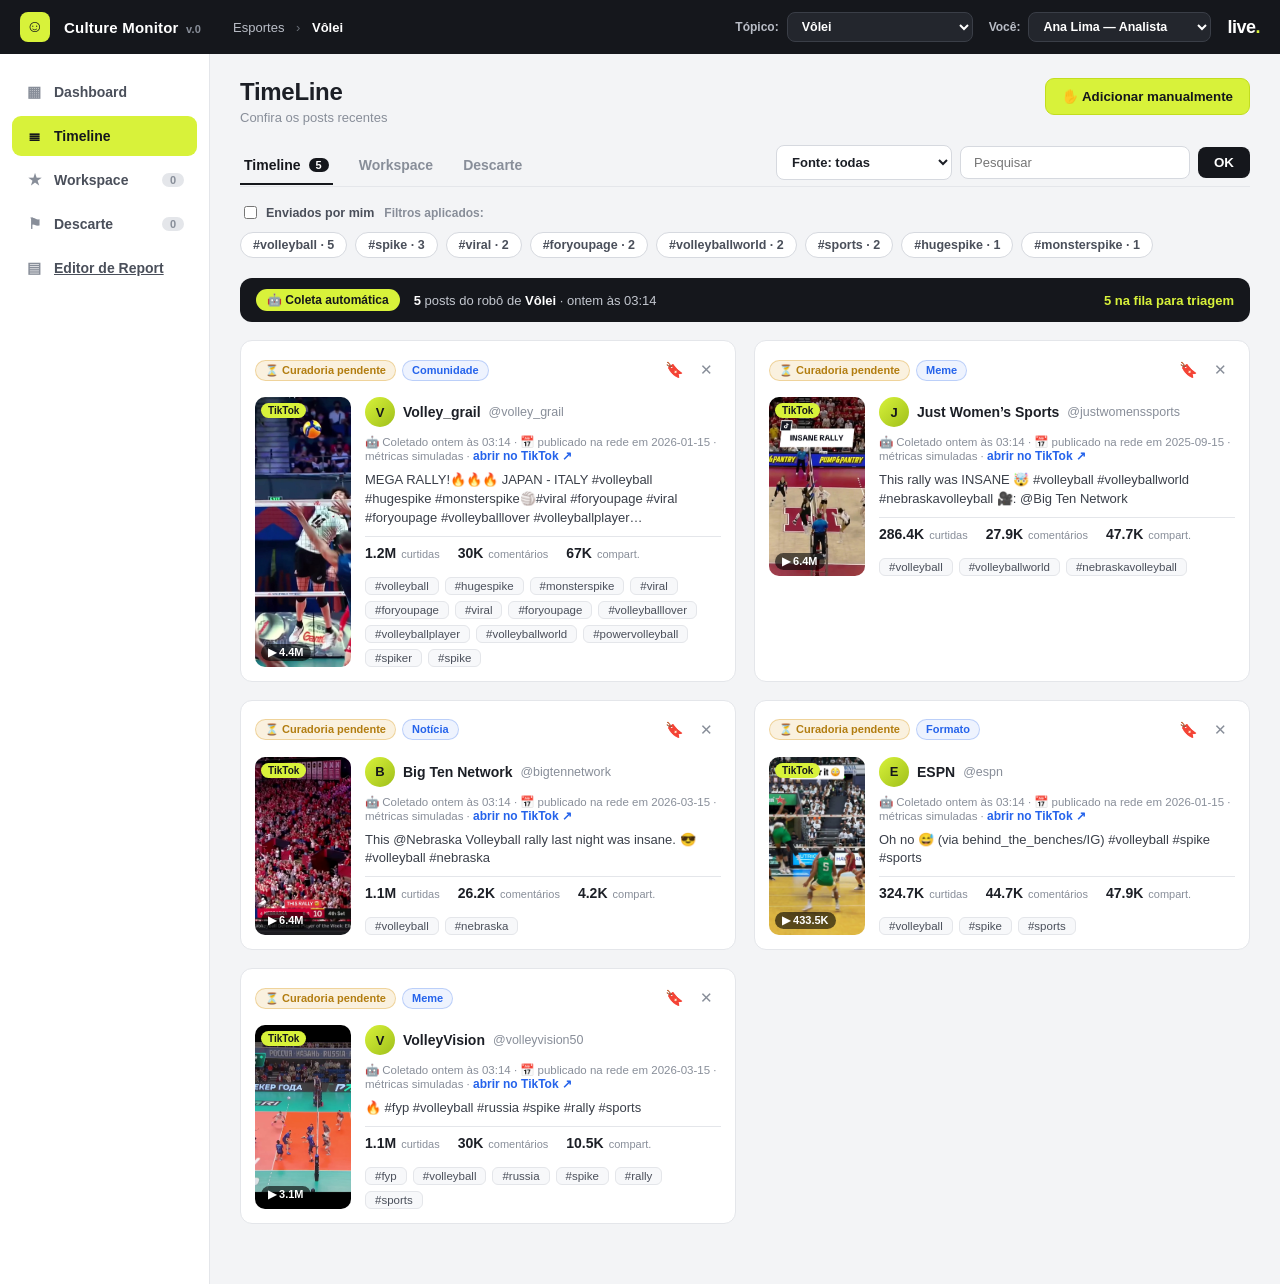
<file: index.html>
<!DOCTYPE html>
<html lang="pt-BR">
<head>
  <meta charset="UTF-8" />
  <meta name="viewport" content="width=device-width, initial-scale=1.0" />
  <title>Culture Monitor — Curadoria & Análise</title>
  <link rel="stylesheet" href="styles.css" />
</head>
<body>
  <!-- Barra superior preta -->
  <header class="appbar">
    <div class="appbar-left">
      <span class="brand-badge">☺</span>
      <span class="brand-name">Culture Monitor <small>v.0</small></span>
      <nav class="crumbs" id="crumbs"></nav>
    </div>
    <div class="appbar-right">
      <label class="userpick">
        <span class="userpick-label">Tópico:</span>
        <select id="topic-select"></select>
      </label>
      <label class="userpick">
        <span class="userpick-label">Você:</span>
        <select id="user-select"></select>
      </label>
      <span class="live">live<b>.</b></span>
    </div>
  </header>

  <div class="layout">
    <!-- Sidebar -->
    <aside class="sidebar">
      <button class="nav" data-view="dashboard"><span class="i">▦</span> Dashboard</button>
      <button class="nav is-active" data-view="timeline"><span class="i">≣</span> Timeline</button>
      <button class="nav" data-view="curados"><span class="i">★</span> Workspace <span class="navcount" id="count-curados">0</span></button>
      <button class="nav" data-view="reports"><span class="i">⚑</span> Descarte <span class="navcount" id="count-reports">0</span></button>
      <a class="nav" href="reports.html"><span class="i">▤</span> Editor de Report</a>
    </aside>

    <!-- Conteúdo -->
    <main class="content">
      <div class="content-head">
        <div>
          <h1 id="view-title">TimeLine</h1>
          <p id="view-sub" class="muted">Confira os posts recentes</p>
        </div>
        <button class="btn-yellow" id="add-content">✋ Adicionar manualmente</button>
      </div>

      <!-- Sub-abas + busca -->
      <div class="subtabs" id="subtabs">
        <button class="subtab is-active" data-view="timeline">Timeline <span class="badge" id="count-timeline">0</span></button>
        <button class="subtab" data-view="curados">Workspace</button>
        <button class="subtab" data-view="reports">Descarte</button>
        <div class="search-wrap">
          <select id="fonte-select" class="fonte-select" title="Plataforma / fonte"></select>
          <input id="search" type="search" placeholder="Pesquisar" />
          <button class="btn-ok" id="search-btn">OK</button>
        </div>
      </div>

      <!-- Linha de chips de filtro -->
      <div class="chips-row">
        <label class="mine-toggle"><input type="checkbox" id="mine-only" /> Enviados por mim</label>
        <span class="chips-label">Filtros aplicados:</span>
        <div class="chips" id="chips"></div>
      </div>

      <!-- Faixa de proveniência da coleta -->
      <div id="collect-banner" class="collect-banner" hidden></div>

      <!-- Feed -->
      <section id="grid" class="feed"></section>
      <section id="dashboard" class="dash" hidden></section>
      <p id="empty" class="empty" hidden></p>
    </main>
  </div>

  <!-- Modal: salvar/curar -->
  <div id="modal" class="modal" hidden>
    <div class="modal-card">
      <header class="modal-head">
        <h2>Curar conteúdo</h2>
        <button class="icon-btn" id="modal-close" aria-label="Fechar">✕</button>
      </header>
      <div class="modal-body">
        <p id="modal-context" class="modal-context"></p>
        <div id="modal-preclass" class="preclass"></div>
        <label>Tipo de Expressão <span class="req">*</span>
          <select id="tipo"></select>
        </label>
        <label>Contexto acionável <span class="opt">(opcional)</span>
          <div class="tagfield">
            <div id="contexto-list" class="taglist"></div>
            <input id="contexto-input" type="text" placeholder="ângulo / oportunidade — digite e Enter" />
          </div>
        </label>
        <label>Marca vinculada <span class="opt">(opcional)</span>
          <div id="marca-chips" class="marca-chips"></div>
        </label>
        <label>Anotações do analista
          <textarea id="notes" rows="3" placeholder="Por que este post é relevante? Ângulo, fonte…"></textarea>
        </label>
        <label>Hashtags / tags
          <div class="tagfield">
            <div id="taglist" class="taglist"></div>
            <input id="tag-input" type="text" placeholder="digite e Enter" />
          </div>
        </label>
      </div>
      <footer class="modal-foot">
        <button class="btn ghost" id="modal-cancel">Cancelar</button>
        <button class="btn primary" id="modal-confirm">Aprovar conteúdo</button>
      </footer>
    </div>
  </div>

  <!-- Modal: adicionar conteúdo -->
  <div id="add-modal" class="modal" hidden>
    <div class="modal-card">
      <header class="modal-head">
        <h2>✋ Adicionar manualmente</h2>
        <button class="icon-btn" id="add-close" aria-label="Fechar">✕</button>
      </header>
      <div class="modal-body">
        <p class="modal-context">A fila é alimentada pela <b>coleta automática</b> do robô do tópico.
          Isto é a inclusão <b>tradicional</b> — quando você acha um post por conta própria (ex.: num
          perfil que acompanha). Entra na fila de <b id="add-topic-name">—</b> como <b>✋ manual</b>,
          atribuído a você, <b>sem pré-classificação</b> — você classifica ao curar.</p>
        <label>URL do vídeo
          <input id="add-url" type="text" placeholder="https://www.tiktok.com/@usuario/video/123…" />
        </label>
        <label>Autor <span class="opt">(opcional)</span>
          <input id="add-author" type="text" placeholder="ex.: Zach King" />
        </label>
        <label>Legenda / contexto <span class="opt">(opcional)</span>
          <textarea id="add-caption" rows="2" placeholder="por que está incluindo este post?"></textarea>
        </label>
        <p class="modal-context">Métricas e thumbnail vêm da coleta automática. Para <b>enriquecer</b>
          este item depois, rode o ingestor:</p>
        <div class="cmd-row">
          <pre class="cmd" id="add-cmd">python3 tools/fetch.py "&lt;cole a URL&gt;"</pre>
          <button class="btn ghost" id="add-copy">Copiar</button>
        </div>
      </div>
      <footer class="modal-foot">
        <button class="btn ghost" id="add-cancel">Cancelar</button>
        <button class="btn primary" id="add-confirm">Adicionar à fila</button>
      </footer>
    </div>
  </div>

  <div id="toast" class="toast" hidden></div>

  <script src="data/posts.js"></script>
  <script src="app.js"></script>
</body>
</html>
</file>
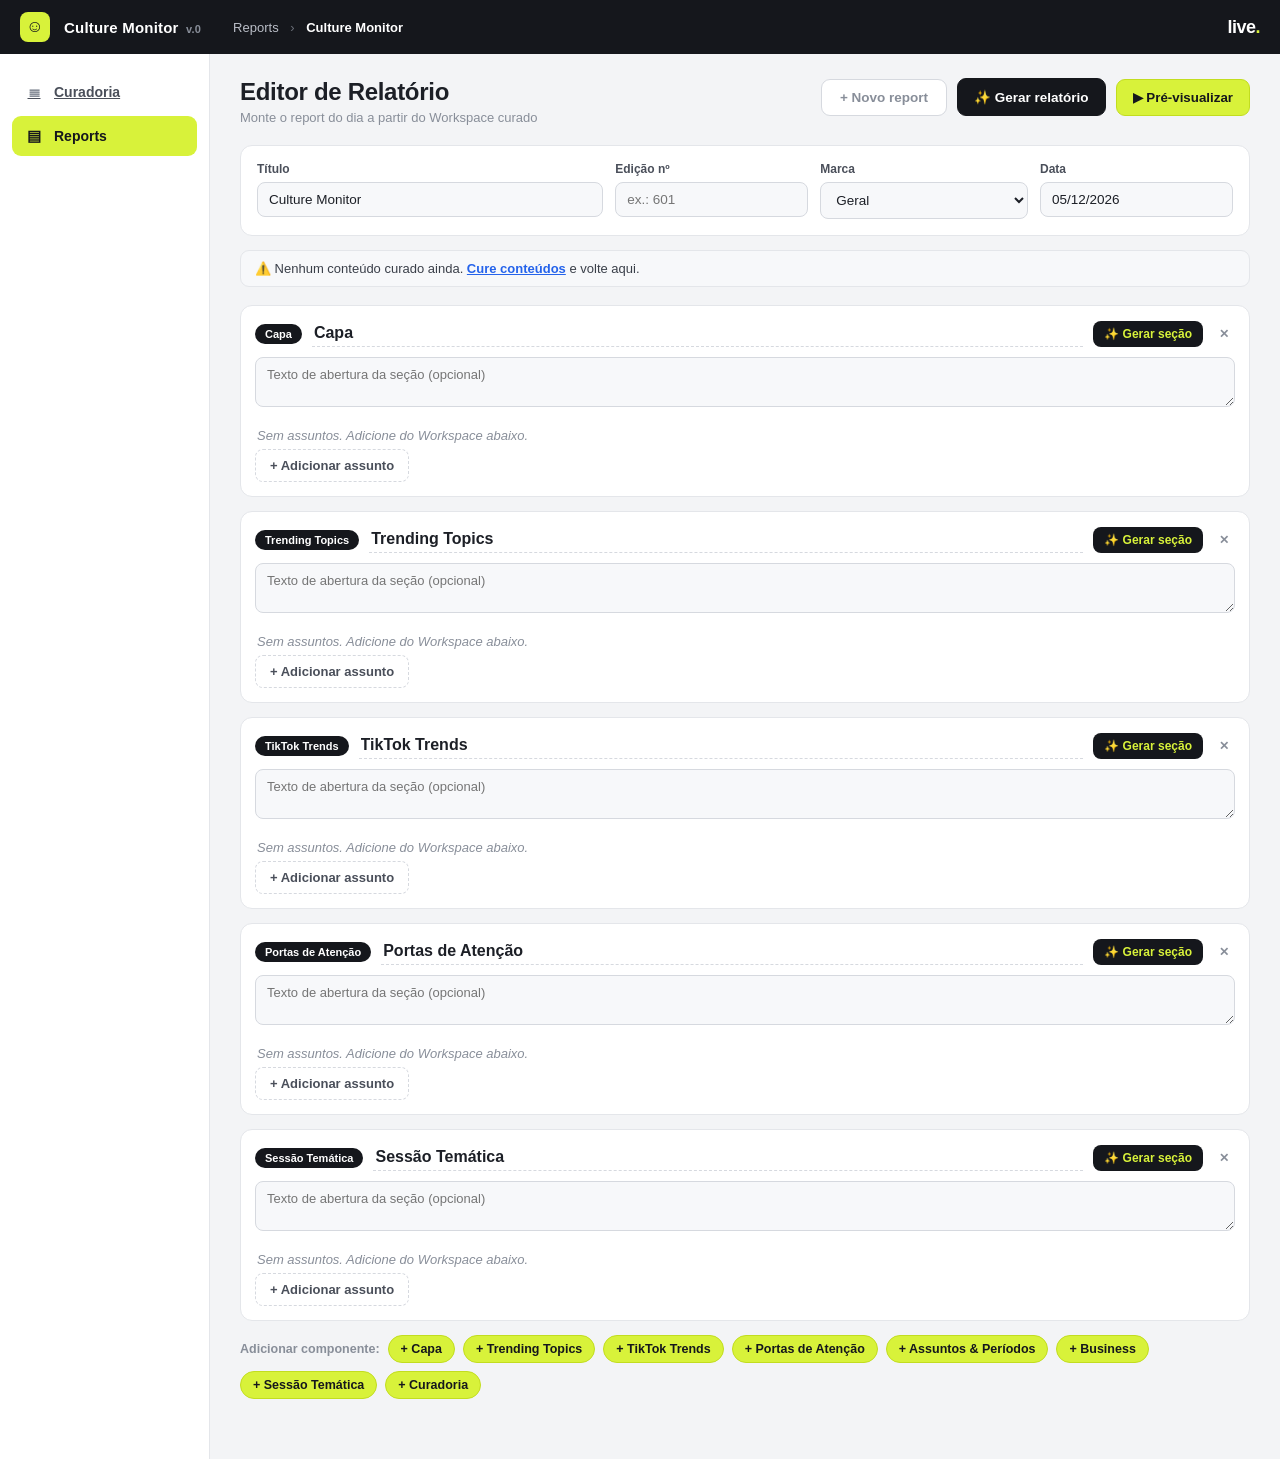
<file: reports.html>
<!DOCTYPE html>
<html lang="pt-BR">
<head>
  <meta charset="UTF-8" />
  <meta name="viewport" content="width=device-width, initial-scale=1.0" />
  <title>Culture Monitor — Editor de Relatório</title>
  <link rel="stylesheet" href="styles.css" />
  <link rel="stylesheet" href="reports.css" />
</head>
<body>
  <header class="appbar">
    <div class="appbar-left">
      <span class="brand-badge">☺</span>
      <span class="brand-name">Culture Monitor <small>v.0</small></span>
      <nav class="crumbs" id="crumbs"></nav>
    </div>
    <div class="appbar-right">
      <span class="live">live<b>.</b></span>
    </div>
  </header>

  <div class="layout">
    <aside class="sidebar">
      <a class="nav" href="index.html"><span class="i">≣</span> Curadoria</a>
      <button class="nav is-active"><span class="i">▤</span> Reports</button>
    </aside>

    <main class="content">
      <div class="content-head">
        <div>
          <h1>Editor de Relatório</h1>
          <p class="muted">Monte o report do dia a partir do Workspace curado</p>
        </div>
        <div class="rb-actions">
          <button class="btn ghost" id="btn-new">+ Novo report</button>
          <button class="btn-gen" id="btn-gen" title="Gerar com IA (simulado)">✨ Gerar relatório</button>
          <button class="btn-yellow" id="btn-preview">▶ Pré-visualizar</button>
        </div>
      </div>

      <section id="builder"></section>
      <section id="preview" hidden></section>
    </main>
  </div>

  <script src="data/posts.js"></script>
  <script src="report.js"></script>
</body>
</html>
</file>
<file: styles.css>
:root {
  --lime: #d8f23a;          /* amarelo-limão da marca */
  --lime-strong: #c2dd1f;
  --ink: #15171c;           /* barra preta */
  --bg: #f3f4f6;            /* fundo da página */
  --surface: #ffffff;
  --surface-2: #f7f8fa;
  --line: #e4e6ea;
  --line-2: #d6d9df;
  --text: #1c1f26;
  --muted: #888e99;
  --green: #2ecc71;
  --danger: #e8484d;
  --accent-2: #2563eb;
  --radius: 12px;
  font-family: -apple-system, BlinkMacSystemFont, "Segoe UI", Roboto, Helvetica, Arial, sans-serif;
}
* { box-sizing: border-box; }
[hidden] { display: none !important; }
body { margin: 0; background: var(--bg); color: var(--text); min-height: 100vh; font-size: 14px; }
button { font-family: inherit; }

/* ---------- Appbar ---------- */
.appbar {
  display: flex; align-items: center; justify-content: space-between;
  background: var(--ink); color: #fff; padding: 0 20px; height: 54px;
  position: sticky; top: 0; z-index: 20;
}
.appbar-left { display: flex; align-items: center; gap: 14px; }
.brand-badge {
  width: 30px; height: 30px; border-radius: 8px; display: grid; place-items: center;
  background: var(--lime); color: #15171c; font-size: 17px; font-weight: 700;
}
.brand-name { font-weight: 700; font-size: 15px; letter-spacing: .2px; }
.brand-name small { color: var(--muted); font-weight: 600; font-size: 11px; margin-left: 3px; }
.crumbs { color: #b9bdc6; font-size: 13px; margin-left: 18px; }
.crumbs .sep { margin: 0 8px; color: #6b7079; }
.live { font-size: 18px; font-weight: 800; letter-spacing: -.5px; }
.live b { color: var(--lime); }
.appbar-right { display: flex; align-items: center; gap: 16px; }
.userpick { display: flex; align-items: center; gap: 8px; }
.userpick-label { color: #b9bdc6; font-size: 12px; font-weight: 600; }
#user-select, #topic-select {
  background: #23262d; color: #fff; border: 1px solid #3a3e47; border-radius: 8px;
  padding: 6px 10px; font-size: 12.5px; font-weight: 600; font-family: inherit; cursor: pointer;
  max-width: 200px;
}
#user-select:focus, #topic-select:focus { outline: none; border-color: var(--lime); }
#topic-select optgroup { background: var(--ink); color: var(--lime); font-style: normal; }
#topic-select option { background: #23262d; color: #fff; font-weight: 600; }
.crumbs b { color: #fff; }

/* ---------- Layout ---------- */
.layout { display: grid; grid-template-columns: 210px 1fr; min-height: calc(100vh - 54px); }

/* ---------- Sidebar ---------- */
.sidebar {
  background: var(--surface); border-right: 1px solid var(--line);
  padding: 18px 12px; display: flex; flex-direction: column; gap: 4px;
}
.nav {
  display: flex; align-items: center; gap: 11px; width: 100%;
  background: none; border: none; border-radius: 9px;
  padding: 11px 13px; font-size: 14px; font-weight: 600; color: #4a4f5a;
  cursor: pointer; text-align: left; transition: .12s;
}
.nav .i { width: 18px; text-align: center; color: var(--muted); font-size: 15px; }
.nav:hover { background: var(--surface-2); color: var(--text); }
.nav.is-active { background: var(--lime); color: #15171c; }
.nav.is-active .i { color: #15171c; }
.navcount {
  margin-left: auto; background: rgba(0,0,0,.12); color: inherit;
  font-size: 11px; font-weight: 700; padding: 1px 8px; border-radius: 999px;
}
.nav:not(.is-active) .navcount { background: var(--line); color: var(--muted); }

/* ---------- Conteúdo ---------- */
.content { padding: 24px 30px 60px; max-width: 1280px; }
.content-head { display: flex; align-items: flex-start; justify-content: space-between; gap: 16px; margin-bottom: 20px; }
.content-head h1 { margin: 0; font-size: 24px; letter-spacing: -.3px; }
.muted { color: var(--muted); }
.content-head .muted { margin: 4px 0 0; font-size: 13px; }
.btn-yellow {
  background: var(--lime); border: 1px solid var(--lime-strong); color: #15171c;
  font-weight: 700; padding: 10px 16px; border-radius: 9px; cursor: pointer; transition: .12s;
}
.btn-yellow:hover { background: var(--lime-strong); }

/* sub-abas */
.subtabs {
  display: flex; align-items: center; gap: 8px; flex-wrap: wrap;
  border-bottom: 1px solid var(--line); padding-bottom: 0; margin-bottom: 16px;
}
.subtab {
  background: none; border: none; border-bottom: 2px solid transparent;
  padding: 10px 4px; margin-right: 14px; font-size: 14px; font-weight: 600;
  color: var(--muted); cursor: pointer; display: inline-flex; align-items: center; gap: 8px;
}
.subtab:hover { color: var(--text); }
.subtab.is-active { color: #15171c; border-bottom-color: #15171c; }
.subtab .badge { background: #15171c; color: #fff; font-size: 11px; font-weight: 700; padding: 1px 7px; border-radius: 999px; }
.subtab:not(.is-active) .badge { background: var(--line); color: var(--muted); }
.search-wrap { margin-left: auto; display: flex; gap: 8px; align-items: center; padding-bottom: 6px; }
#search {
  background: var(--surface); border: 1px solid var(--line-2); color: var(--text);
  padding: 8px 13px; border-radius: 8px; font-size: 13px; width: 230px;
}
#search:focus { outline: none; border-color: #15171c; }
.btn-ok { background: #15171c; color: #fff; border: none; padding: 8px 16px; border-radius: 8px; font-weight: 700; cursor: pointer; }
.fonte-select {
  background: var(--surface); border: 1px solid var(--line-2); color: var(--text);
  padding: 8px 11px; border-radius: 8px; font-size: 13px; font-weight: 600; font-family: inherit; cursor: pointer;
}
.fonte-select:focus { outline: none; border-color: #15171c; }

/* chips de filtro */
.chips-row { display: flex; align-items: center; gap: 10px; margin-bottom: 20px; flex-wrap: wrap; }
.chips-label { font-size: 12px; color: var(--muted); font-weight: 600; }
.mine-toggle { display: inline-flex; align-items: center; gap: 6px; font-size: 12.5px; font-weight: 600; color: #4a4f5a; cursor: pointer; }
.mine-toggle input { accent-color: #15171c; cursor: pointer; }
.chips { display: flex; gap: 8px; flex-wrap: wrap; }
.chip {
  background: var(--surface); border: 1px solid var(--line-2); color: #4a4f5a;
  padding: 5px 12px; border-radius: 999px; font-size: 12.5px; font-weight: 600; cursor: pointer; transition: .12s;
}
.chip:hover { border-color: #15171c; color: #15171c; }
.chip.is-active { background: #15171c; border-color: #15171c; color: #fff; }
.chip.clear { background: var(--lime); border-color: var(--lime-strong); color: #15171c; }

/* ---------- Faixa de coleta (proveniência) ---------- */
.collect-banner {
  display: flex; align-items: center; gap: 14px; flex-wrap: wrap;
  background: var(--ink); color: #e9ebef; border-radius: var(--radius);
  padding: 11px 16px; margin-bottom: 18px; font-size: 13px;
}
.collect-banner[hidden] { display: none; }
.collect-banner .cb-bot {
  background: var(--lime); color: #15171c; font-weight: 800; font-size: 12px;
  padding: 4px 11px; border-radius: 999px; white-space: nowrap;
}
.collect-banner .cb-bot.cb-ws { background: var(--green); color: #fff; }
.collect-banner .cb-info { color: #c3c7cf; }
.collect-banner .cb-info b { color: #fff; }
.collect-banner .cb-q { margin-left: auto; color: var(--lime); font-weight: 600; }
.collect-banner .cb-q b { color: var(--lime); }

/* ---------- Feed ---------- */
.feed { display: grid; grid-template-columns: repeat(auto-fill, minmax(440px, 1fr)); gap: 18px; }
@media (max-width: 980px){ .feed { grid-template-columns: 1fr; } }

.pcard {
  background: var(--surface); border: 1px solid var(--line); border-radius: var(--radius);
  padding: 14px; display: flex; flex-direction: column; gap: 12px;
  transition: box-shadow .12s, border-color .12s;
}
.pcard:hover { box-shadow: 0 6px 22px rgba(20,23,28,.07); border-color: var(--line-2); }
.pcard.is-priority { border-left: 3px solid var(--lime); }

.pcard-top { display: flex; align-items: center; justify-content: space-between; gap: 10px; }
.status-chips { display: flex; gap: 6px; flex-wrap: wrap; }
.status {
  font-size: 11px; font-weight: 700; padding: 3px 9px; border-radius: 999px;
  background: var(--surface-2); color: #5a5f6a; border: 1px solid var(--line);
}
.status.curado { background: rgba(46,204,113,.12); color: #1e9e57; border-color: rgba(46,204,113,.3); }
.status.curado::before { content: "● "; }
.status.review { background: rgba(217,156,28,.14); color: #b27d10; border-color: rgba(217,156,28,.35); }
.status.review::before { content: "⟳ "; }
.status.ok { background: rgba(37,99,235,.1); color: var(--accent-2); border-color: rgba(37,99,235,.3); }
.status.by { background: var(--surface-2); color: var(--muted); border-color: var(--line); font-weight: 600; }
.status.report { background: rgba(232,72,77,.1); color: var(--danger); border-color: rgba(232,72,77,.3); }
.status.manual { background: rgba(37,99,235,.1); color: var(--accent-2); border-color: rgba(37,99,235,.3); }
.status.pending { background: rgba(217,156,28,.14); color: #b27d10; border-color: rgba(217,156,28,.35); }
.status.priority { background: var(--lime); color: #15171c; border-color: var(--lime-strong); }
.status.tipo { background: rgba(37,99,235,.08); color: var(--accent-2); border-color: rgba(37,99,235,.25); }
.status.marca { background: #15171c; color: #fff; border-color: #15171c; }
.pcard-acts { display: flex; gap: 2px; }
.act {
  width: 30px; height: 30px; border-radius: 8px; border: none; background: none;
  color: var(--muted); cursor: pointer; font-size: 15px; display: grid; place-items: center; transition: .12s;
}
.act:hover { background: var(--surface-2); color: var(--text); }
.act.save:hover { color: var(--green); }
.act.discard:hover { color: var(--danger); }
.act.is-on { color: var(--lime-strong); }
.act.approve {
  width: auto; padding: 0 12px; gap: 5px; background: var(--green); color: #fff;
  font-weight: 700; font-size: 14px;
}
.act.approve:hover { background: #25a85b; color: #fff; }

.pcard-main { display: flex; gap: 14px; }
.pcard-thumb {
  position: relative; flex: none; width: 96px; aspect-ratio: 9/14;
  border-radius: 10px; overflow: hidden; background: #000; display: block;
}
.pcard-thumb img { width: 100%; height: 100%; object-fit: cover; display: block; }
.pcard-thumb .thumb-ph {
  position: absolute; inset: 0; display: flex; flex-direction: column; gap: 4px;
  align-items: center; justify-content: center; color: #6b7079; font-size: 22px;
  background: var(--surface-2);
}
.pcard-thumb .thumb-ph small { font-size: 10px; }
.pcard-thumb .views {
  position: absolute; bottom: 6px; left: 6px; background: rgba(0,0,0,.6); color: #fff;
  font-size: 11px; font-weight: 700; padding: 2px 7px; border-radius: 999px;
}
.pcard-thumb .plat {
  position: absolute; top: 6px; left: 6px; background: var(--lime); color: #15171c;
  font-size: 10px; font-weight: 800; padding: 2px 7px; border-radius: 999px; z-index: 1;
}
.pcard-content { flex: 1; min-width: 0; display: flex; flex-direction: column; gap: 8px; }
.pcard-author { display: flex; align-items: center; gap: 8px; }
.avatar {
  width: 30px; height: 30px; border-radius: 50%; flex: none;
  background: linear-gradient(135deg, var(--lime), #9fbf1a); color: #15171c;
  display: grid; place-items: center; font-weight: 800; font-size: 13px;
}
.pcard-author b { font-size: 14px; }
.pcard-author .handle { color: var(--muted); font-size: 12.5px; }
.pcard-meta { font-size: 11.5px; color: var(--muted); }
.pcard-caption { margin: 0; font-size: 13px; color: #3a3f49; line-height: 1.45;
  display: -webkit-box; -webkit-line-clamp: 3; -webkit-box-orient: vertical; overflow: hidden; }

.pcard-metrics { display: flex; gap: 18px; padding: 8px 0; border-top: 1px solid var(--line); }
.metric { display: flex; align-items: baseline; gap: 5px; }
.metric .v { font-size: 14px; font-weight: 700; }
.metric .k { font-size: 11px; color: var(--muted); }

.pcard-tags { display: flex; flex-wrap: wrap; gap: 6px; }
.tag { font-size: 11.5px; color: #4a4f5a; background: var(--surface-2); border: 1px solid var(--line); padding: 2px 9px; border-radius: 6px; }

.pcard-note {
  background: var(--surface-2); border-left: 3px solid var(--lime); border-radius: 8px;
  padding: 9px 11px; font-size: 12.5px; color: #3a3f49; white-space: pre-wrap;
}
.pcard-note.empty { color: var(--muted); font-style: italic; }
.pcard-stamp { font-size: 11.5px; color: var(--muted); }
.pcard-stamp b { color: #3a3f49; font-weight: 700; }
.pcard-class { font-size: 11.5px; color: #5a5f6a; display: flex; flex-wrap: wrap; gap: 6px; align-items: center; }
.pcard-class b { color: #3a3f49; }
.pcard-class .ctx { background: var(--surface-2); border: 1px solid var(--line); border-radius: 6px; padding: 1px 7px; }
.open-link { font-size: 12px; font-weight: 700; color: var(--accent-2); text-decoration: none; }
.open-link:hover { text-decoration: underline; }

.empty { text-align: center; color: var(--muted); padding: 60px 20px; font-size: 15px; }

/* ---------- Dashboard ---------- */
.dash { display: grid; grid-template-columns: repeat(auto-fill, minmax(200px, 1fr)); gap: 16px; align-items: start; }
.stat { background: var(--surface); border: 1px solid var(--line); border-radius: var(--radius); padding: 18px; }
.stat .n { font-size: 30px; font-weight: 800; letter-spacing: -.5px; }
.stat .l { color: var(--muted); font-size: 13px; margin-top: 4px; }
.stat.accent { background: var(--lime); border-color: var(--lime-strong); }
.dash-wide { grid-column: 1 / -1; }
.dash-wide h3 { margin: 0 0 12px; font-size: 15px; }
.toplist { display: flex; flex-wrap: wrap; gap: 8px; }
.toplist .tag { font-size: 13px; padding: 5px 11px; }
.toplist .tag b { color: #15171c; }
.dash-wide h3 small { color: var(--muted); font-weight: 600; font-size: 12px; }
/* medidores (donut) */
.gaugecard { display: flex; flex-direction: column; align-items: center; gap: 8px; text-align: center; }
.gauge-wrap { position: relative; width: 104px; height: 104px; }
.gauge-wrap svg { width: 104px; height: 104px; }
.g-bg { fill: none; stroke: var(--line); stroke-width: 10; }
.g-fg { fill: none; stroke: var(--lime-strong); stroke-width: 10; stroke-linecap: round; transition: stroke-dashoffset .5s ease; }
.g-val { position: absolute; inset: 0; display: grid; place-items: center; font-size: 22px; font-weight: 800; color: var(--text); }
.gaugecard .l { font-size: 12.5px; }
/* barras horizontais */
.bars { display: flex; flex-direction: column; gap: 9px; margin-top: 6px; }
.bar-row { display: grid; grid-template-columns: 150px 1fr auto; gap: 10px; align-items: center; font-size: 12.5px; }
.bar-lbl { color: #4a4f5a; font-weight: 600; overflow: hidden; text-overflow: ellipsis; white-space: nowrap; }
.bar-track { background: var(--surface-2); border: 1px solid var(--line); border-radius: 999px; height: 14px; overflow: hidden; }
.bar-fill { display: block; height: 100%; background: var(--lime-strong); border-radius: 999px; transition: width .5s ease; }
.bar-val { font-weight: 700; font-variant-numeric: tabular-nums; white-space: nowrap; }
.bar-val small { color: var(--muted); font-weight: 600; }
/* funil / barras empilhadas */
.stack { display: flex; height: 20px; border-radius: 999px; overflow: hidden; background: var(--surface-2); border: 1px solid var(--line); margin: 10px 0; }
.seg { display: block; height: 100%; transition: width .5s ease; }
.s-cur { background: var(--green); } .s-desc { background: var(--danger); } .s-pend { background: var(--line-2); }
.s-bot { background: var(--accent-2); } .s-man { background: var(--lime-strong); }
.legend { display: flex; gap: 16px; flex-wrap: wrap; font-size: 12px; color: #4a4f5a; }
.legend i { display: inline-block; width: 10px; height: 10px; border-radius: 3px; margin-right: 5px; vertical-align: middle; }
.dash-period { grid-column: 1 / -1; display: flex; align-items: center; gap: 8px;
  background: var(--surface); border: 1px solid var(--line); border-radius: 10px;
  padding: 9px 14px; font-size: 13px; color: #3a3f49; }
.soon-card p { margin: 6px 0 0; font-size: 13px; color: var(--muted); line-height: 1.5; }
.soon { font-size: 11px; font-weight: 800; background: rgba(217,156,28,.16); color: #b27d10;
  border: 1px solid rgba(217,156,28,.35); padding: 2px 8px; border-radius: 999px; margin-left: 8px; }

/* ---------- Modal ---------- */
.modal { position: fixed; inset: 0; z-index: 50; background: rgba(20,23,28,.45);
  display: flex; align-items: center; justify-content: center; padding: 20px; }
.modal[hidden] { display: none; }
.modal-card { width: 100%; max-width: 480px; background: var(--surface);
  border-radius: 16px; overflow: hidden; box-shadow: 0 24px 70px rgba(0,0,0,.25); }
.modal-head { display: flex; align-items: center; justify-content: space-between; padding: 16px 18px; border-bottom: 1px solid var(--line); }
.modal-head h2 { margin: 0; font-size: 16px; }
.icon-btn { background: none; border: none; color: var(--muted); font-size: 15px; cursor: pointer; }
.icon-btn:hover { color: var(--text); }
.modal-body { padding: 18px; display: flex; flex-direction: column; gap: 15px; }
.modal-context { margin: 0; font-size: 13px; color: var(--muted); line-height: 1.5; }
.modal-body label { display: flex; flex-direction: column; gap: 7px; font-size: 13px; font-weight: 600; }
.modal-body label .opt { color: var(--muted); font-weight: 500; }
.modal-body label .req { color: var(--danger); }
.preclass { font-size: 12.5px; color: #3a3f49; background: var(--surface-2);
  border: 1px solid var(--line); border-radius: 9px; padding: 9px 11px; }
.preclass b { font-weight: 700; }
.modal-body select#tipo {
  background: var(--surface-2); border: 1px solid var(--line-2); color: var(--text);
  border-radius: 9px; padding: 10px 12px; font-size: 13.5px; font-family: inherit; cursor: pointer;
}
.modal-body select#tipo:focus { outline: none; border-color: #15171c; }
.marca-chips { display: flex; flex-wrap: wrap; gap: 8px; }
.marca-chip {
  background: var(--surface-2); border: 1px solid var(--line-2); color: #4a4f5a;
  border-radius: 999px; padding: 6px 12px; font-size: 12.5px; font-weight: 600; cursor: pointer; transition: .12s;
}
.marca-chip:hover { border-color: #15171c; color: #15171c; }
.marca-chip.is-on { background: #15171c; border-color: #15171c; color: #fff; }
.cmd-row { display: flex; gap: 8px; align-items: stretch; }
.cmd-row .cmd { flex: 1; }
.cmd-row .btn { white-space: nowrap; padding: 10px 14px; }
.modal-body textarea, .modal-body input[type=text], .tagfield {
  background: var(--surface-2); border: 1px solid var(--line-2); color: var(--text);
  border-radius: 9px; padding: 10px 12px; font-size: 13.5px; font-family: inherit;
}
.modal-body textarea:focus, .modal-body input[type=text]:focus { outline: none; border-color: #15171c; }
.tagfield { display: flex; flex-wrap: wrap; gap: 8px; align-items: center; }
.taglist { display: flex; flex-wrap: wrap; gap: 6px; }
.taglist .tag { display: inline-flex; align-items: center; gap: 6px; }
.taglist .tag button { background: none; border: none; color: var(--danger); cursor: pointer; font-size: 12px; line-height: 1; }
#tag-input { flex: 1; min-width: 100px; background: none; border: none; color: var(--text); font-size: 13.5px; }
#tag-input:focus { outline: none; }
.cmd { background: #15171c; color: #d8f23a; padding: 11px 13px; border-radius: 9px; font-size: 12.5px; overflow-x: auto; margin: 0; }
.modal-foot { display: flex; justify-content: flex-end; gap: 10px; padding: 14px 18px; border-top: 1px solid var(--line); }
.btn { border: 1px solid var(--line-2); background: var(--surface); color: var(--text);
  border-radius: 9px; padding: 10px 18px; font-size: 13.5px; font-weight: 700; cursor: pointer; transition: .12s; }
.btn.ghost { color: var(--muted); }
.btn.ghost:hover { color: var(--text); }
.btn.primary { background: var(--lime); border-color: var(--lime-strong); color: #15171c; }
.btn.primary:hover { background: var(--lime-strong); }

/* ---------- Toast ---------- */
.toast { position: fixed; bottom: 24px; left: 50%; transform: translateX(-50%);
  background: #15171c; color: #fff; padding: 12px 18px; border-radius: 10px; font-size: 13.5px;
  display: flex; align-items: center; gap: 14px; z-index: 60; box-shadow: 0 12px 34px rgba(0,0,0,.3); }
.toast[hidden] { display: none; }
.toast button { background: none; border: none; color: var(--lime); font-weight: 700; cursor: pointer; font-size: 13.5px; }
</file>
<file: reports.css>
/* Editor de Relatório — estilos específicos (usa as variáveis de styles.css). */

.rb-actions { display: flex; gap: 10px; align-items: center; }

/* ---------- Builder ---------- */
.rb-meta {
  display: grid; grid-template-columns: 2fr 1fr 1.2fr 1fr; gap: 12px;
  background: var(--surface); border: 1px solid var(--line); border-radius: var(--radius);
  padding: 16px; margin-bottom: 14px;
}
.rb-meta label { display: flex; flex-direction: column; gap: 6px; font-size: 12px; font-weight: 700; color: #4a4f5a; }
.rb-meta input, .rb-meta select {
  background: var(--surface-2); border: 1px solid var(--line-2); color: var(--text);
  border-radius: 8px; padding: 9px 11px; font-size: 13.5px; font-family: inherit;
}
.rb-meta input:focus, .rb-meta select:focus { outline: none; border-color: #15171c; }

.rb-source {
  background: var(--surface-2); border: 1px solid var(--line); border-radius: 9px;
  padding: 10px 14px; font-size: 13px; color: #3a3f49; margin-bottom: 18px;
}
.rb-source a { color: var(--accent-2); font-weight: 700; }

.rb-sec {
  background: var(--surface); border: 1px solid var(--line); border-radius: var(--radius);
  padding: 14px; margin-bottom: 14px;
}
.rb-sec-head { display: flex; align-items: center; gap: 10px; margin-bottom: 10px; }
.rb-sec-type {
  background: #15171c; color: #fff; font-size: 11px; font-weight: 800;
  padding: 4px 10px; border-radius: 999px; white-space: nowrap;
}
.rb-sec-title { flex: 1; background: none; border: none; border-bottom: 1px dashed var(--line-2);
  font-size: 16px; font-weight: 700; color: var(--text); padding: 4px 2px; font-family: inherit; }
.rb-sec-title:focus { outline: none; border-bottom-color: #15171c; }
.rb-x { background: none; border: none; color: var(--muted); font-size: 12px; font-weight: 600; cursor: pointer; }
.rb-x:hover { color: var(--danger); }
.rb-intro {
  width: 100%; background: var(--surface-2); border: 1px solid var(--line-2); border-radius: 8px;
  padding: 9px 11px; font-size: 13px; font-family: inherit; color: var(--text); margin-bottom: 12px; resize: vertical;
}
.rb-intro:focus { outline: none; border-color: #15171c; }

.rb-items { display: flex; flex-direction: column; gap: 8px; margin-bottom: 10px; }
.rb-item { display: flex; gap: 12px; align-items: flex-start; background: var(--surface-2);
  border: 1px solid var(--line); border-radius: 10px; padding: 10px; }
.rb-thumb { width: 46px; height: 60px; border-radius: 7px; overflow: hidden; background: #000; flex: none;
  display: grid; place-items: center; color: #6b7079; font-size: 18px; }
.rb-thumb.sm { width: 34px; height: 44px; font-size: 14px; }
.rb-thumb img { width: 100%; height: 100%; object-fit: cover; }
.rb-item-body { flex: 1; min-width: 0; font-size: 13px; }
.rb-tag { font-size: 11px; background: var(--surface); border: 1px solid var(--line); color: #5a5f6a;
  padding: 1px 7px; border-radius: 6px; margin-left: 4px; }
.rb-cap { color: #3a3f49; margin: 4px 0; line-height: 1.4; }
.rb-note { background: var(--surface); border-left: 3px solid var(--lime); border-radius: 6px;
  padding: 6px 9px; font-size: 12.5px; color: #3a3f49; }
.rb-empty { color: var(--muted); font-style: italic; font-size: 13px; padding: 6px 2px; }

.rb-additem { background: none; border: 1px dashed var(--line-2); color: #4a4f5a; border-radius: 8px;
  padding: 8px 14px; font-size: 13px; font-weight: 600; cursor: pointer; }
.rb-additem:hover { border-color: #15171c; color: #15171c; }
.rb-picker { display: flex; flex-wrap: wrap; gap: 8px; margin-top: 10px; padding-top: 10px; border-top: 1px solid var(--line); }
.rb-pick { display: flex; align-items: center; gap: 8px; background: var(--surface);
  border: 1px solid var(--line-2); border-radius: 9px; padding: 6px 10px 6px 6px; cursor: pointer; }
.rb-pick:hover { border-color: var(--lime-strong); background: var(--surface-2); }
.rb-pick-t { display: flex; flex-direction: column; line-height: 1.2; text-align: left; }
.rb-pick-t b { font-size: 12.5px; }
.rb-pick-t small { font-size: 11px; color: var(--muted); }

.rb-addsec { display: flex; flex-wrap: wrap; gap: 8px; align-items: center; margin-top: 6px; }
.rb-addsec > span { font-size: 12.5px; color: var(--muted); font-weight: 600; }
.rb-comp { background: var(--lime); border: 1px solid var(--lime-strong); color: #15171c;
  border-radius: 999px; padding: 6px 12px; font-size: 12.5px; font-weight: 700; cursor: pointer; }
.rb-comp:hover { background: var(--lime-strong); }

/* ---------- Preview (layout editorial) ---------- */
#preview { display: flex; justify-content: center; }
.rp-page { width: 100%; max-width: 640px; background: var(--lime); border-radius: 16px;
  padding: 26px; box-shadow: 0 12px 40px rgba(0,0,0,.12); }
.rp-cover { border-bottom: 2px solid #15171c; padding-bottom: 14px; margin-bottom: 18px; }
.rp-logo { font-size: 28px; font-weight: 800; letter-spacing: -.5px; color: #15171c; }
.rp-logo span { background: #fff; border-radius: 50%; padding: 0 4px; }
.rp-logo b { display: block; font-size: 15px; margin-top: 2px; }
.rp-meta { font-size: 13px; font-weight: 700; color: #15171c; margin-top: 6px; }
.rp-sec { margin-bottom: 22px; }
.rp-sec h2 { font-size: 20px; margin: 0 0 4px; color: #15171c; }
.rp-intro { font-size: 13.5px; color: #2a2c30; margin: 0 0 12px; line-height: 1.5; }
.rp-item { display: flex; gap: 14px; background: rgba(255,255,255,.65); border-radius: 12px;
  padding: 12px; margin-bottom: 12px; }
.rp-thumb { width: 80px; aspect-ratio: 9/14; border-radius: 9px; overflow: hidden; background: #000;
  flex: none; display: grid; place-items: center; color: #fff; }
.rp-thumb img { width: 100%; height: 100%; object-fit: cover; }
.rp-item-body { flex: 1; min-width: 0; }
.rp-author { display: flex; align-items: center; gap: 7px; }
.rp-av { width: 24px; height: 24px; border-radius: 50%; background: #15171c; color: var(--lime);
  display: grid; place-items: center; font-weight: 800; font-size: 11px; }
.rp-cap { font-size: 13.5px; color: #1c1f26; margin: 6px 0; line-height: 1.45; }
.rp-metrics { font-size: 12px; font-weight: 700; color: #3a3f49; }
.rp-howto { background: #15171c; color: #fff; border-radius: 8px; padding: 8px 11px; font-size: 12.5px; margin-top: 8px; line-height: 1.45; }
.rp-howto b { color: var(--lime); }
.rp-ctx { display: flex; flex-wrap: wrap; gap: 6px; margin-top: 7px; }
.rp-ctx span { font-size: 11px; background: #15171c; color: #fff; padding: 2px 8px; border-radius: 6px; }

/* ---------- Geração (✨) ---------- */
.btn-gen { background: #15171c; color: #fff; border: 1px solid #15171c; border-radius: 9px;
  padding: 10px 16px; font-size: 13.5px; font-weight: 700; cursor: pointer; }
.btn-gen:hover { background: #000; }
.rb-gen { background: #15171c; color: var(--lime); border: none; border-radius: 8px;
  padding: 6px 11px; font-size: 12px; font-weight: 700; cursor: pointer; white-space: nowrap; }
.rb-gen:hover { background: #000; }
.rb-gen.sm { padding: 4px 8px; font-size: 13px; }

.rb-pick-grid { display: grid; grid-template-columns: repeat(auto-fill, minmax(180px, 1fr)); gap: 8px; }

/* ---------- Assunto (card) ---------- */
.rb-ass { border: 1px solid var(--line-2); border-radius: 11px; padding: 12px; margin-bottom: 10px; background: var(--surface-2); }
.rb-ass-head { display: flex; align-items: center; gap: 8px; margin-bottom: 9px; }
.rb-ass-n { background: #15171c; color: #fff; font-size: 11px; font-weight: 800; padding: 2px 8px; border-radius: 6px; }
.rb-ass-title { flex: 1; min-width: 80px; background: var(--surface); border: 1px solid var(--line); border-radius: 7px;
  padding: 6px 9px; font-size: 14px; font-weight: 700; color: var(--text); font-family: inherit; }
.rb-ass-title:focus { outline: none; border-color: #15171c; }
.rb-cat { background: var(--surface); border: 1px solid var(--line-2); border-radius: 7px; padding: 6px 8px;
  font-size: 12px; font-weight: 600; font-family: inherit; cursor: pointer; }
.rb-acion { border: 1px solid var(--line-2); border-radius: 999px; padding: 5px 10px; font-size: 11.5px; font-weight: 700; cursor: pointer; white-space: nowrap; }
.rb-acion.on { background: rgba(46,204,113,.12); color: #1e9e57; border-color: rgba(46,204,113,.35); }
.rb-acion.off { background: rgba(232,72,77,.1); color: var(--danger); border-color: rgba(232,72,77,.3); }
.rb-field { width: 100%; background: var(--surface); border: 1px solid var(--line); border-radius: 8px;
  padding: 8px 10px; font-size: 13px; font-family: inherit; color: var(--text); margin-bottom: 8px; resize: vertical; }
.rb-field:focus { outline: none; border-color: #15171c; }
.rb-field.note { border-left: 3px solid var(--lime); }
.rb-ass-posts { display: flex; flex-wrap: wrap; gap: 6px; align-items: center; }
.rb-ppost { display: inline-flex; align-items: center; gap: 6px; background: var(--surface); border: 1px solid var(--line);
  border-radius: 999px; padding: 3px 9px 3px 3px; font-size: 12px; }
.rb-ppost img { width: 22px; height: 22px; border-radius: 50%; object-fit: cover; }
.rb-ppost-x { background: none; border: none; color: var(--muted); cursor: pointer; font-size: 11px; }
.rb-ppost-x:hover { color: var(--danger); }
.rb-addpost { background: none; border: 1px dashed var(--line-2); color: #4a4f5a; border-radius: 999px; padding: 4px 11px; font-size: 12px; font-weight: 600; cursor: pointer; }
.rb-addpost:hover { border-color: #15171c; color: #15171c; }
.rb-ass-m { font-size: 11.5px; color: var(--muted); font-weight: 600; margin-top: 8px; }

/* ---------- Preview: assunto ---------- */
.rp-ass { background: rgba(255,255,255,.7); border-radius: 12px; padding: 13px; margin-bottom: 12px; }
.rp-ass-h { font-size: 15px; color: #15171c; margin-bottom: 5px; }
.rp-tags { font-size: 12px; color: #2a2c30; margin-bottom: 6px; }
.rp-resumo { font-size: 13px; color: #1c1f26; margin-bottom: 6px; line-height: 1.45; }
.rp-cat { font-size: 12.5px; font-weight: 700; color: #15171c; margin-bottom: 6px; }
.rp-thumbs { display: flex; gap: 6px; margin-top: 8px; }
.rp-th { width: 44px; aspect-ratio: 9/14; border-radius: 7px; overflow: hidden; background: #000; display: grid; place-items: center; color: #fff; }
.rp-th img { width: 100%; height: 100%; object-fit: cover; }

@media (max-width: 760px){ .rb-meta { grid-template-columns: 1fr 1fr; } }
</file>
